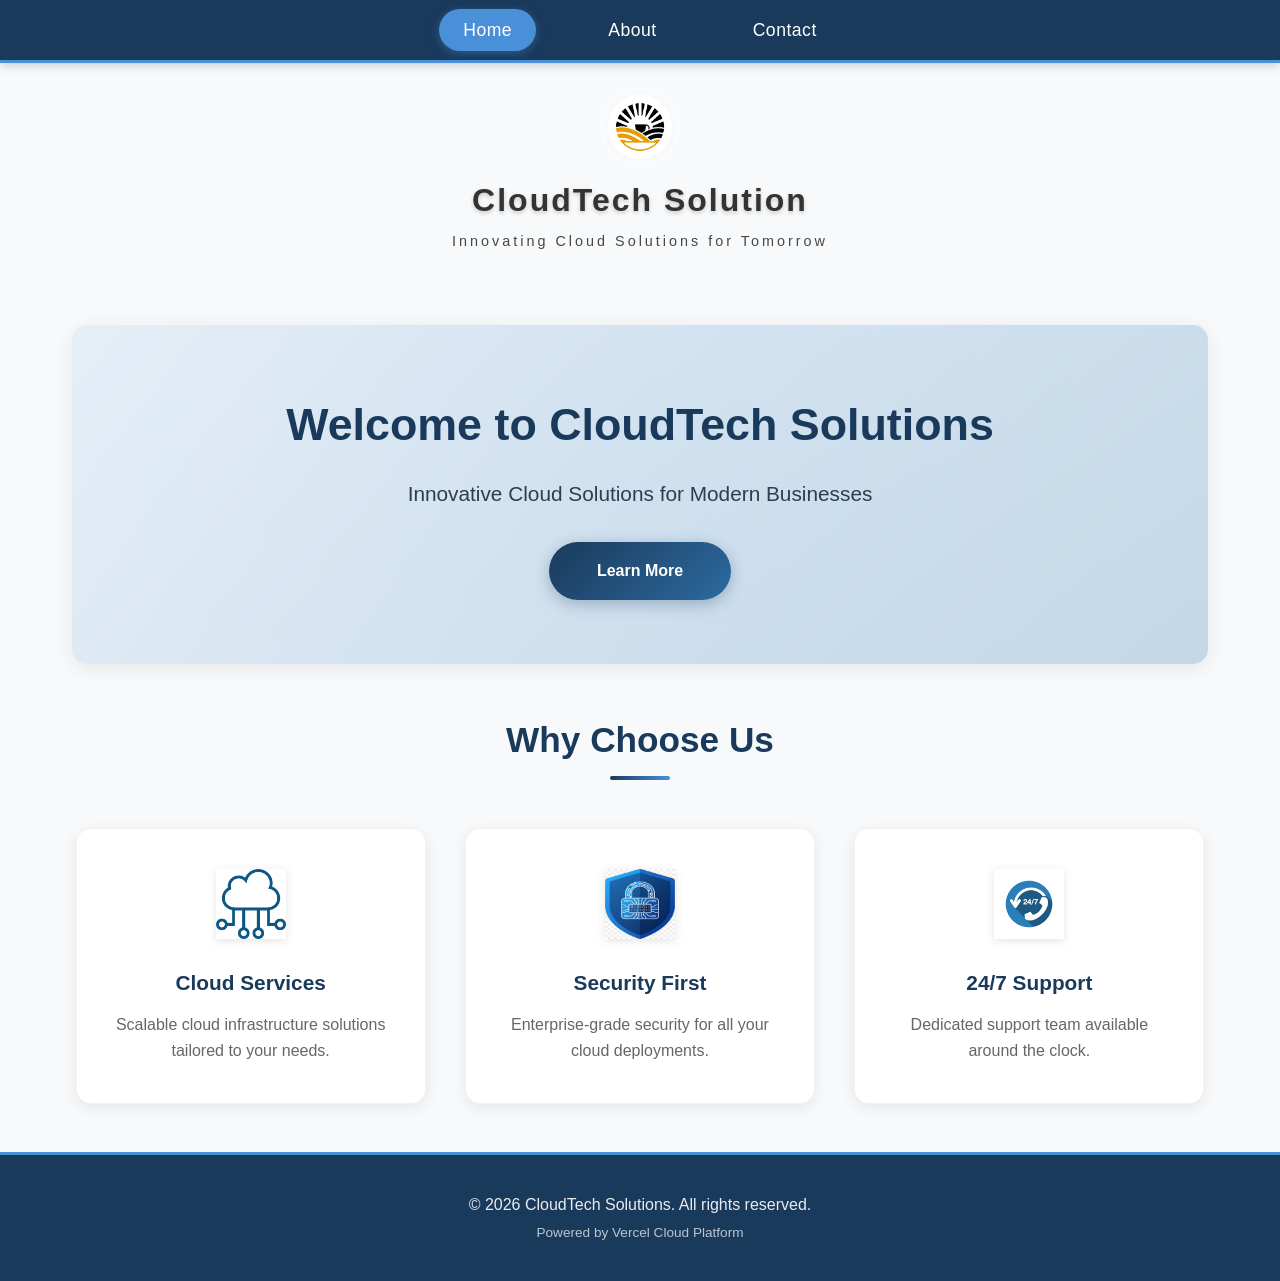
<file: index.html>
<!DOCTYPE html>
<html lang="en">

<head>
    <meta charset="UTF-8">
    <meta name="viewport" content="width=device-width, initial-scale=1.0">
    <title>CloudTech Solutions - Home</title>
    <link rel="stylesheet" href="styles.css">
</head>

<body>
    <header>
        <!-- Navigation Bar at the Top -->
        <nav>
            <ul>
                <li><a href="index.html" class="active">Home</a></li>
                <li><a href="about.html">About</a></li>
                <li><a href="contact.html">Contact</a></li>
            </ul>
        </nav>

        <!-- Logo and Company Name - Centered Below Navigation -->

    </header>

    <div class="logo-container">
        <img src="images/logo.jpg" alt="CloudTech Solutions Logo" class="logo">
        <h1>CloudTech Solution</h1>
        <p class="tagline">Innovating Cloud Solutions for Tomorrow</p>
    </div>

    <main>
        <section class="hero">
            <div class="hero-content">
                <h2>Welcome to CloudTech Solutions</h2>
                <p>Innovative Cloud Solutions for Modern Businesses</p>
                <a href="about.html" class="cta-button">Learn More</a>
            </div>
        </section>

        <section class="features">
            <h2>Why Choose Us</h2>
            <div class="feature-grid">
                <div class="feature-card">
                    <img src="images/cloud_icon.jpg" alt="Cloud Services">
                    <h3>Cloud Services</h3>
                    <p>Scalable cloud infrastructure solutions tailored to your needs.</p>
                </div>
                <div class="feature-card">
                    <img src="images/security_icon.jpg" alt="Security">
                    <h3>Security First</h3>
                    <p>Enterprise-grade security for all your cloud deployments.</p>
                </div>
                <div class="feature-card">
                    <img src="images/support.jpg" alt="24/7 Support">
                    <h3>24/7 Support</h3>
                    <p>Dedicated support team available around the clock.</p>
                </div>
            </div>
        </section>
    </main>

    <footer>
        <p>&copy; 2026 CloudTech Solutions. All rights reserved.</p>
        <p>Powered by Vercel Cloud Platform</p>
    </footer>
</body>

</html>
</file>
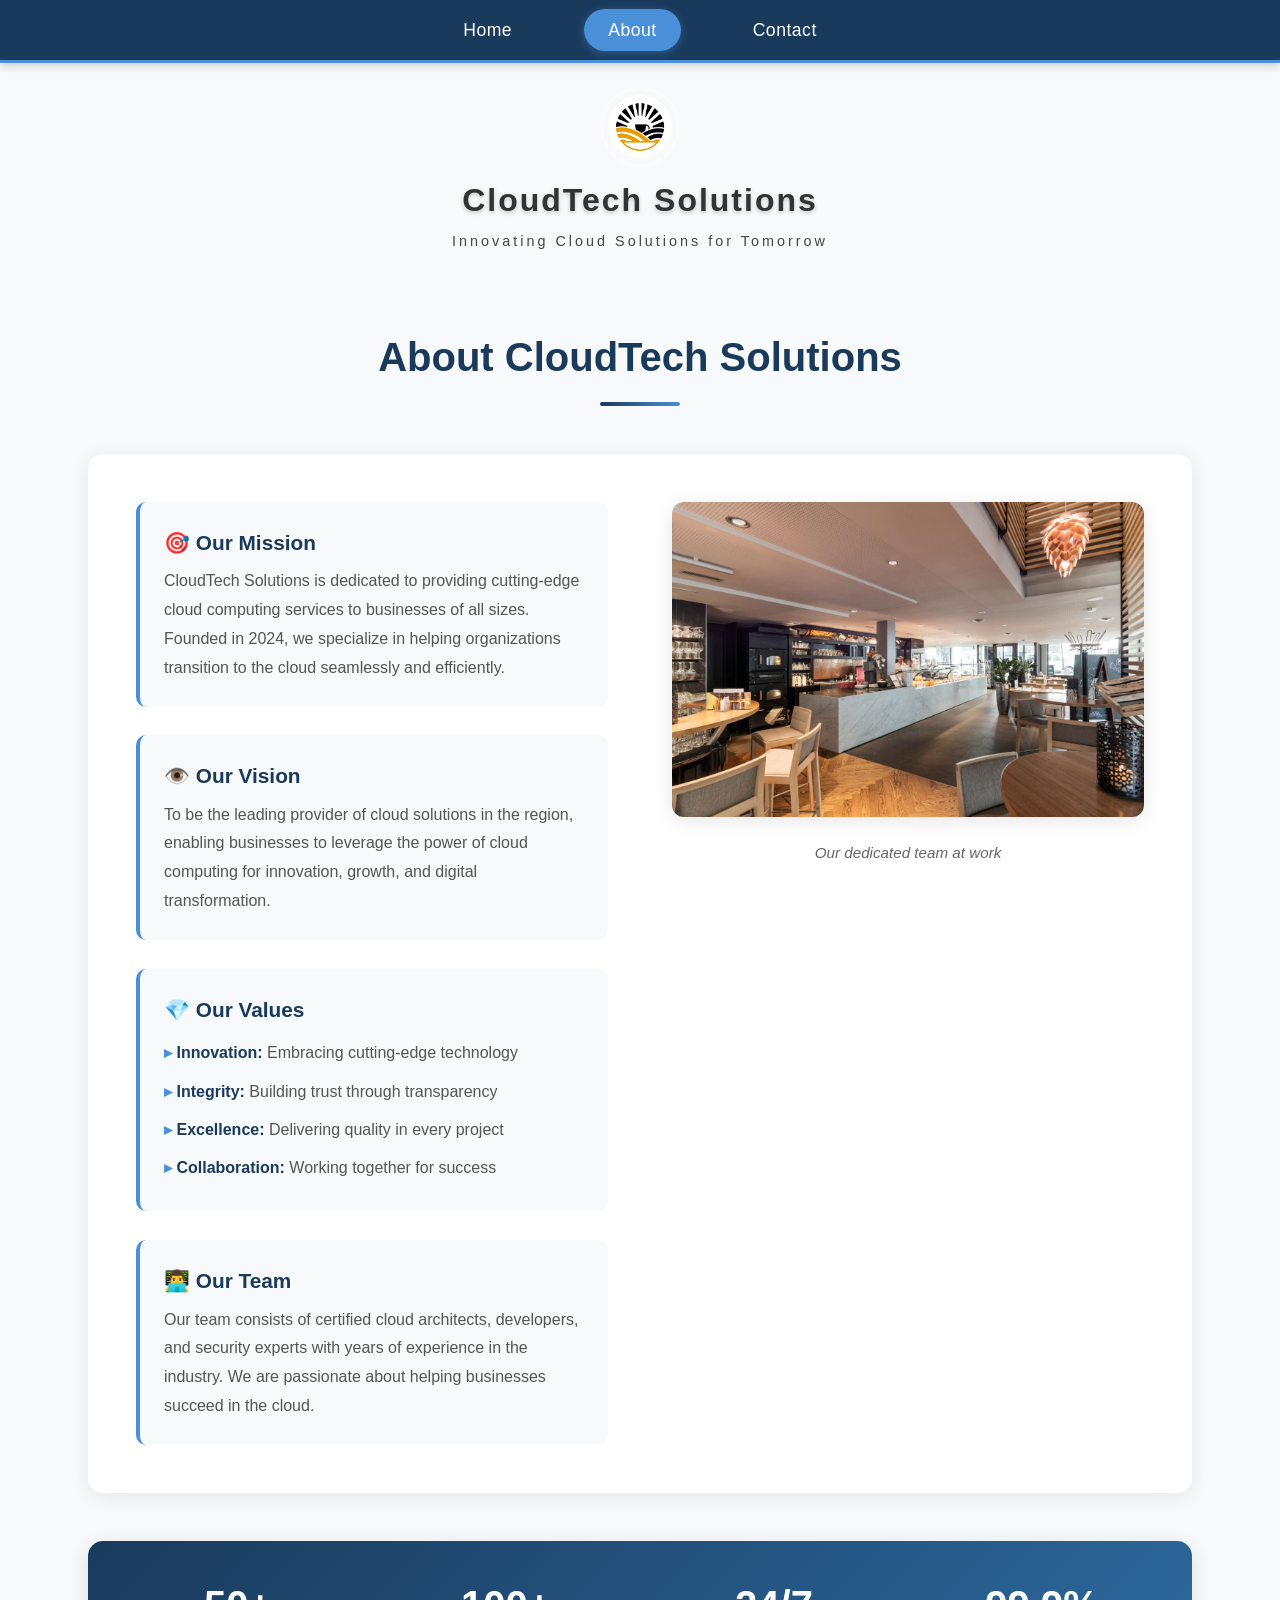
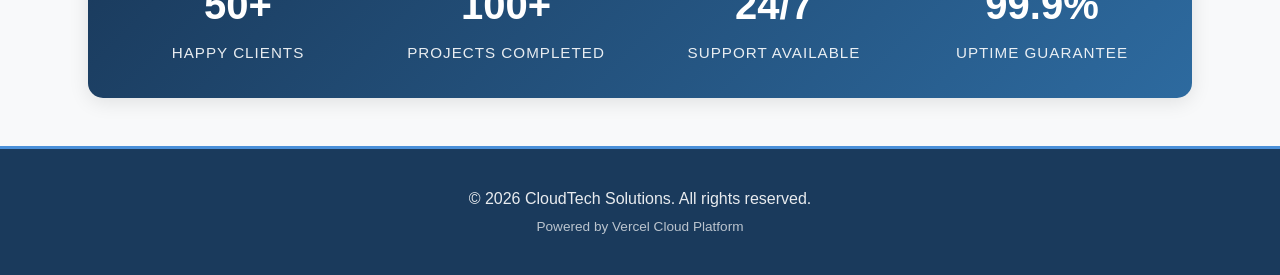
<file: about.html>
<!DOCTYPE html>
<html lang="en">

<head>
    <meta charset="UTF-8">
    <meta name="viewport" content="width=device-width, initial-scale=1.0">
    <title>About Us - CloudTech Solutions</title>
    <link rel="stylesheet" href="styles.css">
</head>

<body>
    <header>
        <!-- Navigation Bar at the Top -->
        <nav>
            <ul>
                <li><a href="index.html">Home</a></li>
                <li><a href="about.html" class="active">About</a></li>
                <li><a href="contact.html">Contact</a></li>
            </ul>
        </nav>


    </header>

    <!-- Logo and Company Name - Centered Below Navigation -->
    <div class="logo-container">
        <img src="images/logo.jpg" alt="CloudTech Solutions Logo" class="logo">
        <h1>CloudTech Solutions</h1>
        <p class="tagline">Innovating Cloud Solutions for Tomorrow</p>
    </div>

    <main>
        <section class="about-section">
            <h2>About CloudTech Solutions</h2>

            <div class="about-content">
                <!-- Left Column: Text Content -->
                <div class="about-text">
                    <div class="about-mission">
                        <h3>🎯 Our Mission</h3>
                        <p>CloudTech Solutions is dedicated to providing cutting-edge cloud computing services to
                            businesses of all sizes. Founded in 2024, we specialize in helping organizations transition
                            to the cloud seamlessly and efficiently.</p>
                    </div>

                    <div class="about-vision">
                        <h3>👁️ Our Vision</h3>
                        <p>To be the leading provider of cloud solutions in the region, enabling businesses to leverage
                            the power of cloud computing for innovation, growth, and digital transformation.</p>
                    </div>

                    <div class="about-values">
                        <h3>💎 Our Values</h3>
                        <ul>
                            <li><strong>Innovation:</strong> Embracing cutting-edge technology</li>
                            <li><strong>Integrity:</strong> Building trust through transparency</li>
                            <li><strong>Excellence:</strong> Delivering quality in every project</li>
                            <li><strong>Collaboration:</strong> Working together for success</li>
                        </ul>
                    </div>

                    <div class="about-team">
                        <h3>👨‍💻 Our Team</h3>
                        <p>Our team consists of certified cloud architects, developers, and security experts with years
                            of experience in the industry. We are passionate about helping businesses succeed in the
                            cloud.</p>
                    </div>
                </div>

                <!-- Right Column: Image -->
                <div class="about-image">
                    <img src="images/about-image.jpg" alt="CloudTech Solutions Team">
                    <div class="image-caption">
                        <p>Our dedicated team at work</p>
                    </div>
                </div>
            </div>

            <!-- Stats Section -->
            <div class="about-stats">
                <div class="stat-item">
                    <span class="stat-number">50+</span>
                    <span class="stat-label">Happy Clients</span>
                </div>
                <div class="stat-item">
                    <span class="stat-number">100+</span>
                    <span class="stat-label">Projects Completed</span>
                </div>
                <div class="stat-item">
                    <span class="stat-number">24/7</span>
                    <span class="stat-label">Support Available</span>
                </div>
                <div class="stat-item">
                    <span class="stat-number">99.9%</span>
                    <span class="stat-label">Uptime Guarantee</span>
                </div>
            </div>
        </section>
    </main>

    <footer>
        <p>&copy; 2026 CloudTech Solutions. All rights reserved.</p>
        <p>Powered by Vercel Cloud Platform</p>
    </footer>
</body>

</html>
</file>
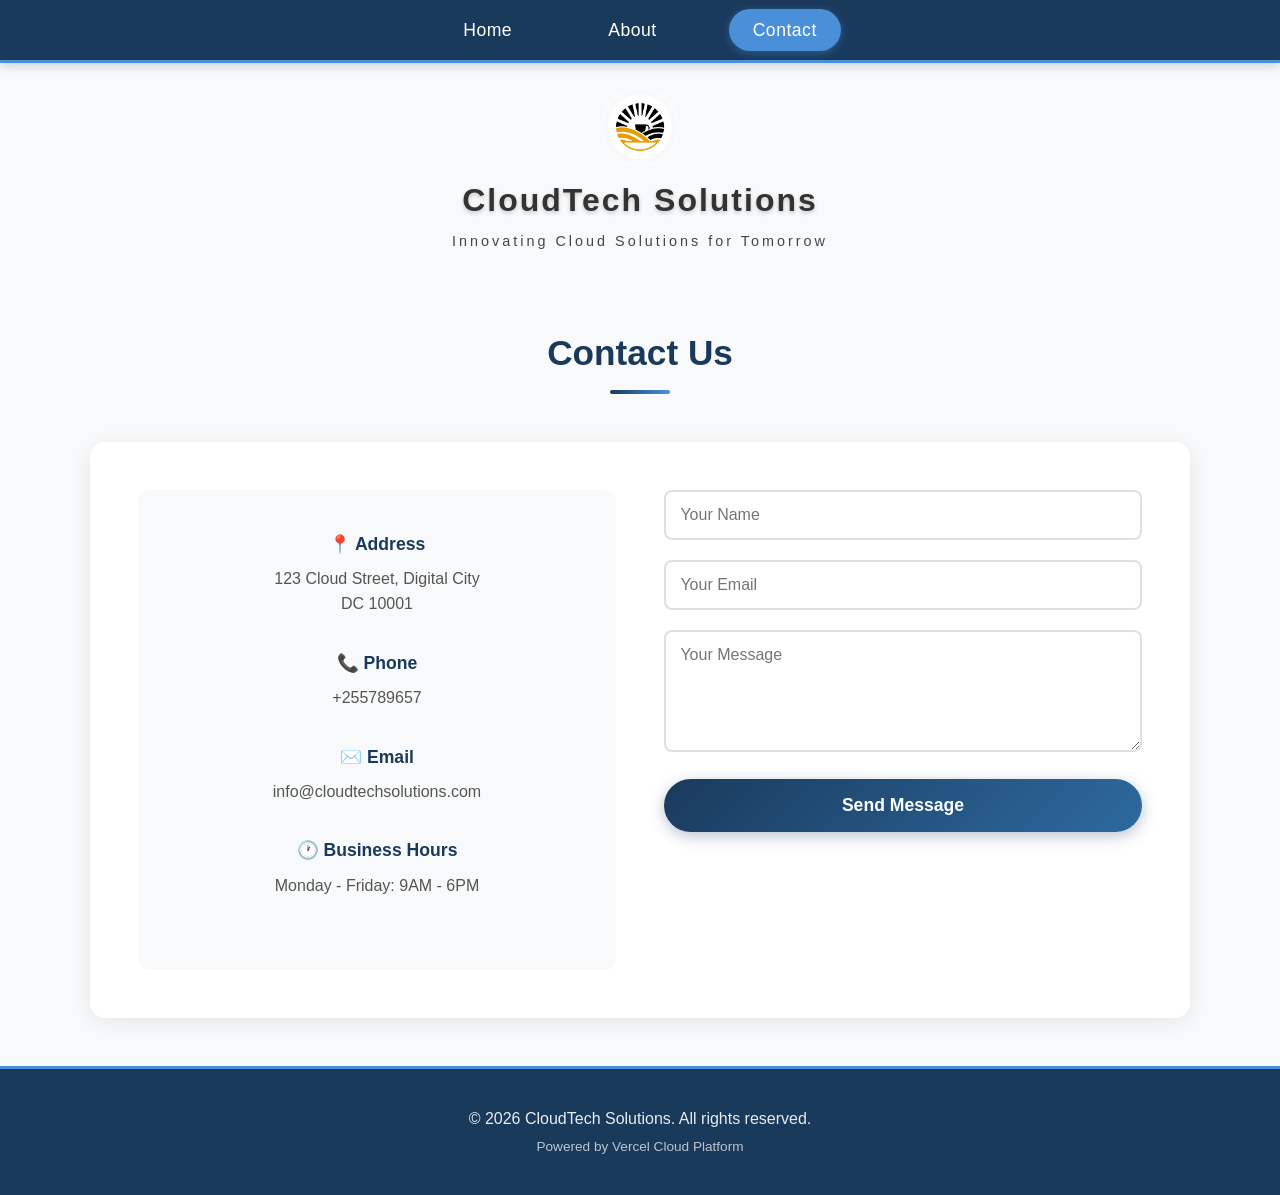
<file: contact.html>
<!DOCTYPE html>
<html lang="en">

<head>
    <meta charset="UTF-8">
    <meta name="viewport" content="width=device-width, initial-scale=1.0">
    <title>Contact Us - CloudTech Solutions</title>
    <link rel="stylesheet" href="styles.css">
</head>

<body>
    <header>
        <!-- Navigation Bar at the Top -->
        <nav>
            <ul>
                <li><a href="index.html">Home</a></li>
                <li><a href="about.html">About</a></li>
                <li><a href="contact.html" class="active">Contact</a></li>
            </ul>
        </nav>


    </header>

    <!-- Logo and Company Name - Centered Below Navigation -->
    <div class="logo-container">
        <img src="images/logo.jpg" alt="CloudTech Solutions Logo" class="logo">
        <h1>CloudTech Solutions</h1>
        <p class="tagline">Innovating Cloud Solutions for Tomorrow</p>
    </div>

    <main>
        <section class="contact-section">
            <h2>Contact Us</h2>
            <div class="contact-container">
                <div class="contact-info">
                    <div class="info-item">
                        <h3>📍 Address</h3>
                        <p>123 Cloud Street, Digital City<br>DC 10001</p>
                    </div>
                    <div class="info-item">
                        <h3>📞 Phone</h3>
                        <p>+255789657</p>
                    </div>
                    <div class="info-item">
                        <h3>✉️ Email</h3>
                        <p>info@cloudtechsolutions.com</p>
                    </div>
                    <div class="info-item">
                        <h3>🕐 Business Hours</h3>
                        <p>Monday - Friday: 9AM - 6PM</p>
                    </div>
                </div>
                <div class="contact-form">
                    <form>
                        <input type="text" placeholder="Your Name" required>
                        <input type="email" placeholder="Your Email" required>
                        <textarea placeholder="Your Message" rows="5" required></textarea>
                        <button type="submit" class="submit-button">Send Message</button>
                    </form>
                </div>
            </div>
        </section>
    </main>

    <footer>
        <p>&copy; 2026 CloudTech Solutions. All rights reserved.</p>
        <p>Powered by Vercel Cloud Platform</p>
    </footer>
</body>

</html>
</file>
<file: styles.css>
/* Reset and Base Styles */
* {
    margin: 0;
    padding: 0;
    box-sizing: border-box;
}

body {
    font-family: 'Segoe UI', Tahoma, Geneva, Verdana, sans-serif;
    line-height: 1.6;
    color: #333;
    display: flex;
    flex-direction: column;
    min-height: 100vh;
    background-color: #f8f9fa;
}

/* Header Styles - Navigation at Top */
header {
    background: linear-gradient(135deg, #1a3a5c, #2d6a9f);
    color: white;
    padding: 0;
    width: 100%;
    position: sticky;
    top: 0;
    z-index: 1000;
    box-shadow: 0 2px 10px rgba(0, 0, 0, 0.2);
}

/* Navigation Bar at the Top */
nav {
    background: #1a3a5c;
    padding: 1rem 2rem;
    display: flex;
    justify-content: center;
    align-items: center;
    border-bottom: 3px solid #4a90d9;
}

nav ul {
    display: flex;
    list-style: none;
    gap: 3rem;
    margin: 0;
    padding: 0;
}

nav ul li a {
    color: white;
    text-decoration: none;
    padding: 0.7rem 1.5rem;
    border-radius: 25px;
    transition: all 0.3s ease;
    font-weight: 500;
    font-size: 1.1rem;
    letter-spacing: 0.5px;
}

nav ul li a:hover {
    background: rgba(255, 255, 255, 0.15);
    transform: translateY(-2px);
}

nav ul li a.active {
    background: #4a90d9;
    color: white;
    box-shadow: 0 2px 8px rgba(74, 144, 217, 0.4);
}

/* Logo Section - Centered Below Navigation */
.logo-container {
    text-align: center;
    padding: 1.5rem 0;
    background: rgba(255, 255, 255, 0.05);
    display: flex;
    flex-direction: column;
    align-items: center;
    justify-content: center;
}

.logo {
    width: 80px;
    height: 80px;
    border-radius: 50%;
    border: 3px solid rgba(255, 255, 255, 0.3);
    padding: 5px;
    margin-bottom: 0.5rem;
    transition: transform 0.3s ease;
}

.logo:hover {
    transform: scale(1.05);
}

.logo-container h1 {
    font-size: 2rem;
    font-weight: 700;
    letter-spacing: 2px;
    margin: 0;
    text-shadow: 0 2px 4px rgba(0, 0, 0, 0.2);
}

.logo-container .tagline {
    font-size: 0.9rem;
    opacity: 0.9;
    margin-top: 0.25rem;
    letter-spacing: 3px;
}

/* Main Content - Centered */
main {
    flex: 1;
    padding: 3rem 2rem;
    max-width: 1200px;
    margin: 0 auto;
    width: 100%;
}

/* Hero Section - Centered */
.hero {
    background: linear-gradient(135deg, #e8f0f8, #c5d9e8);
    padding: 4rem 3rem;
    text-align: center;
    border-radius: 15px;
    margin-bottom: 3rem;
    box-shadow: 0 4px 20px rgba(0, 0, 0, 0.08);
    position: relative;
    overflow: hidden;
}

.hero::before {
    content: '';
    position: absolute;
    top: -50%;
    left: -50%;
    width: 200%;
    height: 200%;
    background: radial-gradient(circle, rgba(74, 144, 217, 0.05) 0%, transparent 70%);
    animation: pulse 10s ease-in-out infinite;
}

@keyframes pulse {
    0%, 100% { transform: scale(1); }
    50% { transform: scale(1.1); }
}

.hero-content {
    position: relative;
    z-index: 1;
}

.hero-content h2 {
    font-size: 2.8rem;
    margin-bottom: 1rem;
    color: #1a3a5c;
    font-weight: 700;
}

.hero-content p {
    font-size: 1.3rem;
    margin-bottom: 2rem;
    color: #2c3e50;
}

.cta-button {
    display: inline-block;
    background: linear-gradient(135deg, #1a3a5c, #2d6a9f);
    color: white;
    padding: 1rem 3rem;
    text-decoration: none;
    border-radius: 50px;
    transition: all 0.3s ease;
    font-weight: 600;
    box-shadow: 0 4px 15px rgba(26, 58, 92, 0.3);
}

.cta-button:hover {
    transform: translateY(-3px);
    box-shadow: 0 6px 25px rgba(26, 58, 92, 0.4);
    background: linear-gradient(135deg, #2d6a9f, #1a3a5c);
}

/* Features Section - Centered Grid */
.features {
    margin-top: 3rem;
}

.features h2 {
    text-align: center;
    margin-bottom: 3rem;
    font-size: 2.2rem;
    color: #1a3a5c;
    position: relative;
}

.features h2::after {
    content: '';
    display: block;
    width: 60px;
    height: 4px;
    background: linear-gradient(90deg, #1a3a5c, #4a90d9);
    margin: 0.5rem auto 0;
    border-radius: 2px;
}

.feature-grid {
    display: grid;
    grid-template-columns: repeat(auto-fit, minmax(280px, 1fr));
    gap: 2rem;
    justify-items: center;
}

.feature-card {
    background: white;
    padding: 2.5rem 2rem;
    text-align: center;
    border-radius: 15px;
    box-shadow: 0 4px 15px rgba(0, 0, 0, 0.08);
    transition: all 0.3s ease;
    width: 100%;
    max-width: 350px;
    border: 1px solid rgba(0, 0, 0, 0.05);
}

.feature-card:hover {
    transform: translateY(-8px);
    box-shadow: 0 8px 30px rgba(0, 0, 0, 0.12);
}

.feature-card img {
    width: 70px;
    height: 70px;
    margin-bottom: 1.2rem;
    filter: drop-shadow(0 2px 4px rgba(0, 0, 0, 0.1));
}

.feature-card h3 {
    margin-bottom: 0.8rem;
    color: #1a3a5c;
    font-size: 1.3rem;
}

.feature-card p {
    color: #666;
    line-height: 1.6;
}

/* About Page Specific Styles */
.about-section {
    margin: 0 auto;
    max-width: 1200px;
    padding: 0 1rem;
}

.about-section h2 {
    text-align: center;
    margin-bottom: 3rem;
    font-size: 2.5rem;
    color: #1a3a5c;
    position: relative;
    font-weight: 700;
}

.about-section h2::after {
    content: '';
    display: block;
    width: 80px;
    height: 4px;
    background: linear-gradient(90deg, #1a3a5c, #4a90d9);
    margin: 0.8rem auto 0;
    border-radius: 2px;
}

/* About Content Layout */
.about-content {
    display: grid;
    grid-template-columns: 1fr 1fr;
    gap: 4rem;
    align-items: start;
    background: white;
    padding: 3rem;
    border-radius: 15px;
    box-shadow: 0 4px 20px rgba(0, 0, 0, 0.08);
    margin-bottom: 3rem;
}

/* About Text Styles */
.about-text {
    display: flex;
    flex-direction: column;
    gap: 1.8rem;
}

.about-text h3 {
    color: #1a3a5c;
    font-size: 1.3rem;
    margin-bottom: 0.5rem;
    font-weight: 600;
}

.about-text p {
    color: #555;
    line-height: 1.8;
    margin-bottom: 0;
}

.about-mission,
.about-vision,
.about-values,
.about-team {
    padding: 1.5rem;
    background: #f8f9fa;
    border-radius: 10px;
    border-left: 4px solid #4a90d9;
    transition: transform 0.3s ease;
}

.about-mission:hover,
.about-vision:hover,
.about-values:hover,
.about-team:hover {
    transform: translateX(5px);
}

.about-values ul {
    list-style: none;
    padding: 0;
    margin: 0.5rem 0 0 0;
}

.about-values ul li {
    padding: 0.4rem 0;
    color: #555;
    line-height: 1.6;
}

.about-values ul li::before {
    content: '▸ ';
    color: #4a90d9;
    font-weight: bold;
}

.about-values ul li strong {
    color: #1a3a5c;
}

/* About Image */
.about-image {
    position: relative;
}

.about-image img {
    width: 100%;
    border-radius: 12px;
    box-shadow: 0 4px 20px rgba(0, 0, 0, 0.1);
    transition: transform 0.3s ease;
    height: auto;
    object-fit: cover;
}

.about-image img:hover {
    transform: scale(1.02);
}

.image-caption {
    text-align: center;
    margin-top: 1rem;
    color: #666;
    font-style: italic;
    font-size: 0.95rem;
}

/* Stats Section */
.about-stats {
    display: grid;
    grid-template-columns: repeat(4, 1fr);
    gap: 2rem;
    margin-top: 2rem;
    padding: 2rem;
    background: linear-gradient(135deg, #1a3a5c, #2d6a9f);
    border-radius: 15px;
    box-shadow: 0 4px 20px rgba(0, 0, 0, 0.1);
}

.stat-item {
    text-align: center;
    color: white;
}

.stat-number {
    display: block;
    font-size: 2.5rem;
    font-weight: 700;
    margin-bottom: 0.3rem;
    color: #fff;
}

.stat-label {
    display: block;
    font-size: 0.95rem;
    opacity: 0.9;
    text-transform: uppercase;
    letter-spacing: 1px;
}

/* Contact Page - Centered */
.contact-section {
    max-width: 1100px;
    margin: 0 auto;
}

.contact-section h2 {
    text-align: center;
    margin-bottom: 3rem;
    font-size: 2.2rem;
    color: #1a3a5c;
    position: relative;
}

.contact-section h2::after {
    content: '';
    display: block;
    width: 60px;
    height: 4px;
    background: linear-gradient(90deg, #1a3a5c, #4a90d9);
    margin: 0.5rem auto 0;
    border-radius: 2px;
}

.contact-container {
    display: grid;
    grid-template-columns: 1fr 1fr;
    gap: 3rem;
    background: white;
    padding: 3rem;
    border-radius: 15px;
    box-shadow: 0 4px 20px rgba(0, 0, 0, 0.08);
}

.contact-info {
    background: #f8f9fa;
    padding: 2.5rem;
    border-radius: 12px;
}

.info-item {
    margin-bottom: 2rem;
    text-align: center;
}

.info-item h3 {
    color: #1a3a5c;
    margin-bottom: 0.5rem;
    font-size: 1.1rem;
}

.info-item p {
    color: #555;
    line-height: 1.6;
}

.contact-form {
    background: white;
    padding: 0;
}

.contact-form input,
.contact-form textarea {
    width: 100%;
    padding: 0.9rem;
    margin-bottom: 1.2rem;
    border: 2px solid #e0e0e0;
    border-radius: 8px;
    font-family: inherit;
    transition: border-color 0.3s ease;
    font-size: 1rem;
}

.contact-form input:focus,
.contact-form textarea:focus {
    outline: none;
    border-color: #4a90d9;
    box-shadow: 0 0 0 3px rgba(74, 144, 217, 0.1);
}

.contact-form textarea {
    resize: vertical;
}

.submit-button {
    background: linear-gradient(135deg, #1a3a5c, #2d6a9f);
    color: white;
    padding: 1rem 2.5rem;
    border: none;
    border-radius: 50px;
    cursor: pointer;
    transition: all 0.3s ease;
    font-size: 1.1rem;
    font-weight: 600;
    width: 100%;
    box-shadow: 0 4px 15px rgba(26, 58, 92, 0.3);
}

.submit-button:hover {
    transform: translateY(-2px);
    box-shadow: 0 6px 25px rgba(26, 58, 92, 0.4);
    background: linear-gradient(135deg, #2d6a9f, #1a3a5c);
}

/* Footer - Centered */
footer {
    background: #1a3a5c;
    color: white;
    text-align: center;
    padding: 2rem;
    margin-top: auto;
    border-top: 3px solid #4a90d9;
}

footer p {
    margin: 0.3rem 0;
    opacity: 0.9;
}

footer p:last-child {
    font-size: 0.85rem;
    opacity: 0.7;
}

/* Responsive Design */
@media (max-width: 992px) {
    .about-content {
        grid-template-columns: 1fr;
        gap: 2rem;
        padding: 2rem;
    }

    .about-image img {
        max-height: 400px;
        object-fit: cover;
    }

    .about-stats {
        grid-template-columns: repeat(2, 1fr);
        gap: 1.5rem;
        padding: 1.5rem;
    }

    .contact-container {
        grid-template-columns: 1fr;
        padding: 2rem;
    }

    .hero-content h2 {
        font-size: 2.2rem;
    }
}

@media (max-width: 768px) {
    nav {
        padding: 0.8rem 1rem;
    }

    nav ul {
        flex-direction: column;
        gap: 0.5rem;
        width: 100%;
    }

    nav ul li {
        width: 100%;
    }

    nav ul li a {
        display: block;
        text-align: center;
        padding: 0.6rem;
        font-size: 1rem;
        border-radius: 8px;
    }

    .logo-container h1 {
        font-size: 1.6rem;
    }

    .logo {
        width: 60px;
        height: 60px;
    }

    main {
        padding: 2rem 1rem;
    }

    .hero {
        padding: 2.5rem 1.5rem;
    }

    .hero-content h2 {
        font-size: 1.8rem;
    }

    .hero-content p {
        font-size: 1rem;
    }

    .feature-grid {
        grid-template-columns: 1fr;
    }

    .feature-card {
        max-width: 100%;
    }

    .about-section h2 {
        font-size: 2rem;
        margin-bottom: 2rem;
    }

    .about-content {
        padding: 1.5rem;
        gap: 1.5rem;
    }

    .about-text h3 {
        font-size: 1.1rem;
    }

    .about-mission,
    .about-vision,
    .about-values,
    .about-team {
        padding: 1rem;
    }

    .stat-number {
        font-size: 2rem;
    }

    .stat-label {
        font-size: 0.85rem;
    }

    .contact-container {
        padding: 1.5rem;
    }

    .contact-info {
        padding: 1.5rem;
    }
}

@media (max-width: 480px) {
    .logo-container h1 {
        font-size: 1.4rem;
    }

    .logo {
        width: 50px;
        height: 50px;
    }

    .hero {
        padding: 2rem 1rem;
    }

    .hero-content h2 {
        font-size: 1.5rem;
    }

    .cta-button {
        padding: 0.8rem 2rem;
        font-size: 0.95rem;
    }

    .features h2,
    .about-section h2,
    .contact-section h2 {
        font-size: 1.6rem;
    }

    .feature-card {
        padding: 1.5rem;
    }

    .about-stats {
        grid-template-columns: 1fr 1fr;
        gap: 1rem;
        padding: 1rem;
    }

    .stat-number {
        font-size: 1.6rem;
    }

    .stat-label {
        font-size: 0.75rem;
    }

    .about-content {
        padding: 1rem;
    }

    .about-image img {
        max-height: 250px;
    }
}
</file>
